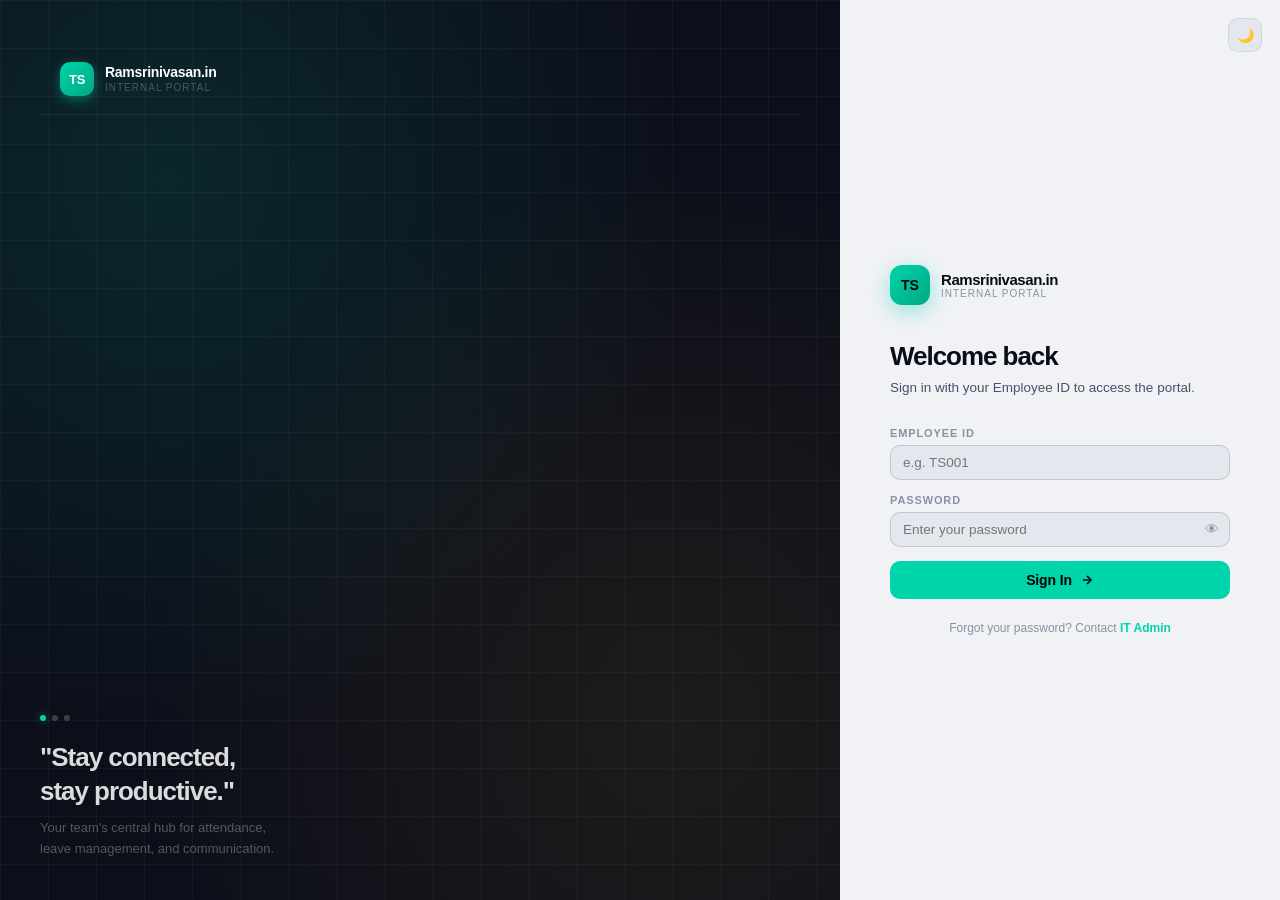
<file: login.html>
<!DOCTYPE html>
<html lang="en">
<head>
  <meta charset="UTF-8">
  <meta name="viewport" content="width=device-width, initial-scale=1.0">
  <title>Sign In · Internal Portal</title>
  <link rel="stylesheet" href="css/style.css">
  <style>
    body { display: flex; min-height: 100vh; }
    .login-left {
      flex: 1; background: var(--bg-sidebar);
      display: flex; flex-direction: column;
      justify-content: space-between; padding: 40px;
      position: relative; overflow: hidden;
    }
    .login-left::before {
      content: ''; position: absolute; inset: 0;
      background: radial-gradient(ellipse at 20% 20%, rgba(0,212,170,0.12) 0%, transparent 55%),
                  radial-gradient(ellipse at 80% 80%, rgba(245,166,35,0.08) 0%, transparent 55%);
    }
    .login-left-grid {
      position: absolute; inset: 0;
      background-image: linear-gradient(rgba(255,255,255,0.03) 1px, transparent 1px),
        linear-gradient(90deg, rgba(255,255,255,0.03) 1px, transparent 1px);
      background-size: 48px 48px;
    }
    .login-left-content { position: relative; z-index: 1; margin-top: auto; }
    .login-left-quote {
      font-family: var(--font-display); font-size: 26px; font-weight: 600;
      color: rgba(255,255,255,0.85); line-height: 1.3; letter-spacing: -0.04em; margin-bottom: 10px;
    }
    .login-left-sub { font-size: 13px; color: rgba(255,255,255,0.3); line-height: 1.6; }
    .login-left-dots { display: flex; gap: 6px; margin-bottom: 20px; }
    .login-left-dots span { width: 6px; height: 6px; border-radius: 50%; background: rgba(255,255,255,0.2); }
    .login-left-dots span:first-child { background: var(--accent); box-shadow: 0 0 10px rgba(0,212,170,.6); }
    .login-right {
      width: 440px; flex-shrink: 0;
      display: flex; align-items: center; justify-content: center;
      padding: 48px 44px; background: var(--bg-primary); position: relative;
    }
    .login-form-inner { width: 100%; max-width: 340px; }
    .login-logo-wrap { display: flex; align-items: center; gap: 11px; margin-bottom: 36px; }
    .login-logo-icon {
      width: 40px; height: 40px;
      background: linear-gradient(135deg, var(--accent), #00a884);
      border-radius: 12px; display: flex; align-items: center; justify-content: center;
      font-family: var(--font-display); font-weight: 700; font-size: 14px; color: #000;
      box-shadow: 0 6px 20px rgba(0,212,170,.4);
    }
    .login-logo-name { font-family: var(--font-display); font-size: 15px; font-weight: 700; letter-spacing: -0.03em; }
    .login-logo-name span { display: block; font-size: 10px; font-weight: 400; color: var(--text-muted); font-family: var(--font-body); text-transform: uppercase; letter-spacing: .1em; }
    .login-heading { font-family: var(--font-display); font-size: 26px; font-weight: 700; letter-spacing: -0.04em; margin-bottom: 6px; }
    .login-sub { font-size: 13.5px; color: var(--text-secondary); margin-bottom: 28px; line-height: 1.5; }
    .error-msg { background: var(--danger-soft); color: var(--danger); font-size: 12.5px; padding: 10px 13px; border-radius: var(--radius-sm); margin-bottom: 14px; display: none; border: 1px solid rgba(255,77,106,.2); }
    .error-msg.show { display: block; }
    .form-input-wrap { position: relative; }
    .toggle-pass { position: absolute; right: 11px; top: 50%; transform: translateY(-50%); background: none; border: none; cursor: pointer; color: var(--text-muted); font-size: 14px; transition: var(--transition); }
    .toggle-pass:hover { color: var(--accent); }
    .login-btn {
      width: 100%; padding: 11px 20px; border-radius: var(--radius-sm);
      background: var(--accent); color: #000; font-size: 14px; font-weight: 700;
      font-family: var(--font-body); cursor: pointer; border: none;
      display: flex; align-items: center; justify-content: center; gap: 8px;
      transition: var(--transition); letter-spacing: -0.01em; margin-top: 4px;
    }
    .login-btn:hover { background: var(--accent-hover); box-shadow: var(--accent-glow); transform: translateY(-1px); }
    .login-btn:disabled { opacity: .5; cursor: not-allowed; transform: none; }
    .login-footer { text-align: center; font-size: 12px; color: var(--text-muted); margin-top: 22px; }
    .login-footer a { color: var(--accent); font-weight: 600; }
    .theme-toggle-fixed { position: fixed; top: 18px; right: 18px; z-index: 10; }
    @media(max-width:768px) { .login-left { display: none !important; } .login-right { width: 100%; } }
  </style>
</head>
<body>
  <button class="theme-toggle theme-toggle-fixed" onclick="Theme.toggle()">🌙</button>

  <div class="login-left" id="loginLeft">
    <div class="login-left-grid"></div>
    <div class="sidebar-brand" style="position:relative;z-index:1">
      <div class="sidebar-logo">TS</div>
      <div class="sidebar-brand-text">Ramsrinivasan.in <span>Internal Portal</span></div>
    </div>
    <div class="login-left-content">
      <div class="login-left-dots"><span></span><span></span><span></span></div>
      <div class="login-left-quote">"Stay connected,<br>stay productive."</div>
      <div class="login-left-sub">Your team's central hub for attendance,<br>leave management, and communication.</div>
    </div>
  </div>

  <div class="login-right">
    <div class="login-form-inner animate-in">
      <div class="login-logo-wrap">
        <div class="login-logo-icon">TS</div>
        <div class="login-logo-name">Ramsrinivasan.in <span>Internal Portal</span></div>
      </div>
      <h1 class="login-heading">Welcome back</h1>
      <p class="login-sub">Sign in with your Employee ID to access the portal.</p>
      <div id="errorMsg" class="error-msg"></div>
      <div class="form-group">
        <label class="form-label">Employee ID</label>
        <input type="text" id="empId" class="form-input" placeholder="e.g. TS001" autocomplete="username">
      </div>
      <div class="form-group">
        <label class="form-label">Password</label>
        <div class="form-input-wrap">
          <input type="password" id="password" class="form-input" placeholder="Enter your password" autocomplete="current-password" style="padding-right:38px">
          <button class="toggle-pass" type="button" onclick="togglePass()">👁</button>
        </div>
      </div>
      <button class="login-btn" onclick="handleLogin()" id="loginBtn">
        Sign In
        <svg viewBox="0 0 24 24" fill="none" stroke="currentColor" stroke-width="2.5" style="width:14px;height:14px"><line x1="5" y1="12" x2="19" y2="12"/><polyline points="12 5 19 12 12 19"/></svg>
      </button>
      <div class="login-footer">Forgot your password? Contact <a href="mailto:admin@company.com">IT Admin</a></div>
    </div>
  </div>

  <script src="js/app.js"></script>
  <script>
    if (Auth.isLoggedIn()) window.location.href = '/tradesala-internal/index.html';
    function togglePass() { const i = document.getElementById('password'); i.type = i.type === 'password' ? 'text' : 'password'; }
    async function handleLogin() {
      const empId = document.getElementById('empId').value.trim();
      const password = document.getElementById('password').value;
      const err = document.getElementById('errorMsg');
      const btn = document.getElementById('loginBtn');
      err.classList.remove('show');
      if (!empId || !password) { err.textContent = 'Please enter your Employee ID and password.'; err.classList.add('show'); return; }
      btn.textContent = 'Signing in…'; btn.disabled = true;
      const res = await API.post('/auth/login', { employee_id: empId, password });
      if (res.ok && res.data.token) {
        Auth.setSession(res.data.token, res.data.user);
        setTimeout(() => window.location.href = '/tradesala-internal/index.html', 300);
      } else {
        err.textContent = res.data.error || 'Invalid Employee ID or password.';
        err.classList.add('show');
        btn.innerHTML = 'Sign In <svg viewBox="0 0 24 24" fill="none" stroke="currentColor" stroke-width="2.5" style="width:14px;height:14px"><line x1="5" y1="12" x2="19" y2="12"/><polyline points="12 5 19 12 12 19"/></svg>';
        btn.disabled = false;
      }
    }
    document.addEventListener('keydown', (e) => { if (e.key === 'Enter') handleLogin(); });
  </script>
</body>
</html>
</file>
<file: css/style.css>
@import url('https://api.fontshare.com/v2/css?f[]=clash-display@400,500,600,700&f[]=cabinet-grotesk@300,400,500,700,800&display=swap');

/* ═══════════════════════════════════════════════════════════════
   TRADESALA INTERNAL — REFINED EDITORIAL DESIGN SYSTEM
   Aesthetic: Premium Fintech / Editorial Dark
   ═══════════════════════════════════════════════════════════════ */

:root {
  --font-display: 'Clash Display', sans-serif;
  --font-body: 'Cabinet Grotesk', sans-serif;

  /* ── LIGHT THEME ── */
  --bg-primary:    #F0F2F5;
  --bg-secondary:  #E4E8EE;
  --bg-card:       #FFFFFF;
  --bg-sidebar:    #0C0F1A;
  --bg-sidebar-hover: rgba(255,255,255,0.06);
  --bg-sidebar-active: rgba(0,212,170,0.12);

  --text-primary:   #0A0D18;
  --text-secondary: #4A5068;
  --text-muted:     #8892A4;
  --text-sidebar:   rgba(255,255,255,0.5);
  --text-sidebar-active: #FFFFFF;

  /* Teal accent — the unforgettable element */
  --accent:         #00D4AA;
  --accent-hover:   #00B894;
  --accent-soft:    rgba(0,212,170,0.1);
  --accent-glow:    0 0 20px rgba(0,212,170,0.35);

  /* Amber secondary */
  --accent-2:       #F5A623;
  --accent-2-soft:  rgba(245,166,35,0.1);

  --success:        #00C97A;
  --success-soft:   rgba(0,201,122,0.1);
  --warning:        #F5A623;
  --warning-soft:   rgba(245,166,35,0.1);
  --danger:         #FF4D6A;
  --danger-soft:    rgba(255,77,106,0.1);

  --border:         rgba(0,0,0,0.08);
  --border-strong:  rgba(0,0,0,0.14);
  --border-sidebar: rgba(255,255,255,0.07);

  --shadow-sm:  0 1px 4px rgba(0,0,0,0.06), 0 1px 2px rgba(0,0,0,0.04);
  --shadow-md:  0 4px 20px rgba(0,0,0,0.08), 0 2px 8px rgba(0,0,0,0.04);
  --shadow-lg:  0 16px 48px rgba(0,0,0,0.12), 0 4px 16px rgba(0,0,0,0.06);
  --shadow-xl:  0 32px 80px rgba(0,0,0,0.16);

  --radius-xs:  6px;
  --radius-sm:  10px;
  --radius-md:  14px;
  --radius-lg:  18px;
  --radius-xl:  26px;
  --radius-2xl: 36px;

  --sidebar-width: 248px;
  --topbar-height: 60px;
  --transition: all 0.22s cubic-bezier(0.4, 0, 0.2, 1);
  --transition-spring: all 0.35s cubic-bezier(0.34, 1.56, 0.64, 1);
}

/* ── DARK THEME ─────────────────────────────────────────────────── */
[data-theme="dark"] {
  --bg-primary:    #080B12;
  --bg-secondary:  #0E1220;
  --bg-card:       rgba(255,255,255,0.04);
  --bg-sidebar:    #060810;

  --text-primary:   #E8EDF5;
  --text-secondary: #7A85A0;
  --text-muted:     #3E4660;

  --accent-soft:    rgba(0,212,170,0.08);
  --accent-2-soft:  rgba(245,166,35,0.08);
  --success-soft:   rgba(0,201,122,0.08);
  --warning-soft:   rgba(245,166,35,0.08);
  --danger-soft:    rgba(255,77,106,0.08);

  --border:         rgba(255,255,255,0.06);
  --border-strong:  rgba(255,255,255,0.1);

  --shadow-sm:  0 1px 4px rgba(0,0,0,0.4);
  --shadow-md:  0 4px 20px rgba(0,0,0,0.5);
  --shadow-lg:  0 16px 48px rgba(0,0,0,0.6);
  --shadow-xl:  0 32px 80px rgba(0,0,0,0.7);
}

*,*::before,*::after{box-sizing:border-box;margin:0;padding:0}
html{font-size:15px;scroll-behavior:smooth}

body {
  font-family: var(--font-body);
  background: var(--bg-primary);
  color: var(--text-primary);
  min-height: 100vh;
  transition: background .3s ease, color .3s ease;
  -webkit-font-smoothing: antialiased;
  -moz-osx-font-smoothing: grayscale;
}

/* Grain texture overlay for depth */
body::before {
  content: '';
  position: fixed; inset: 0; z-index: 0;
  pointer-events: none;
  opacity: 0.025;
  background-image: url("data:image/svg+xml,%3Csvg viewBox='0 0 256 256' xmlns='http://www.w3.org/2000/svg'%3E%3Cfilter id='noise'%3E%3CfeTurbulence type='fractalNoise' baseFrequency='0.9' numOctaves='4' stitchTiles='stitch'/%3E%3C/filter%3E%3Crect width='100%25' height='100%25' filter='url(%23noise)'/%3E%3C/svg%3E");
  background-size: 128px;
}

a{text-decoration:none;color:inherit}
img{max-width:100%;display:block}
button{cursor:pointer;border:none;background:none;font-family:var(--font-body)}
input,textarea,select{font-family:var(--font-body)}
::-webkit-scrollbar{width:4px;height:4px}
::-webkit-scrollbar-track{background:transparent}
::-webkit-scrollbar-thumb{background:var(--border-strong);border-radius:99px}
::-webkit-scrollbar-thumb:hover{background:var(--text-muted)}

/* ══ LAYOUT ══════════════════════════════════════════════════════ */
.app-layout{display:flex;min-height:100vh;position:relative;z-index:1}

/* ══ SIDEBAR ═════════════════════════════════════════════════════ */
.sidebar {
  width: var(--sidebar-width);
  background: var(--bg-sidebar);
  height: 100vh;
  position: fixed;
  left: 0; top: 0;
  display: flex;
  flex-direction: column;
  z-index: 100;
  overflow: hidden;
  border-right: 1px solid var(--border-sidebar);
}

/* Sidebar ambient glow */
.sidebar::after {
  content: '';
  position: absolute;
  bottom: 0; left: 0; right: 0;
  height: 200px;
  background: radial-gradient(ellipse at 50% 100%, rgba(0,212,170,0.06) 0%, transparent 70%);
  pointer-events: none;
}

.sidebar-brand {
  padding: 22px 20px 18px;
  border-bottom: 1px solid var(--border-sidebar);
  display: flex;
  align-items: center;
  gap: 11px;
}

.sidebar-logo {
  width: 34px; height: 34px;
  background: linear-gradient(135deg, var(--accent) 0%, #00a884 100%);
  border-radius: 10px;
  display: flex; align-items: center; justify-content: center;
  font-family: var(--font-display);
  font-weight: 700;
  font-size: 13px;
  color: #fff;
  flex-shrink: 0;
  box-shadow: 0 4px 12px rgba(0,212,170,0.4);
  letter-spacing: -0.02em;
}

.sidebar-brand-text {
  font-family: var(--font-display);
  font-weight: 600;
  font-size: 14px;
  color: #fff;
  line-height: 1.2;
  letter-spacing: -0.02em;
}
.sidebar-brand-text span {
  display: block;
  font-size: 10px;
  font-weight: 400;
  color: rgba(255,255,255,0.25);
  font-family: var(--font-body);
  text-transform: uppercase;
  letter-spacing: 0.1em;
  margin-top: 1px;
}

.sidebar-nav {
  flex: 1;
  padding: 16px 10px;
  overflow-y: auto;
  display: flex;
  flex-direction: column;
  gap: 1px;
}

.nav-label {
  font-size: 9px;
  font-weight: 700;
  letter-spacing: 0.16em;
  text-transform: uppercase;
  color: rgba(255,255,255,0.18);
  padding: 14px 10px 6px;
  font-family: var(--font-body);
}

.nav-item {
  display: flex;
  align-items: center;
  gap: 10px;
  padding: 9px 11px;
  border-radius: var(--radius-sm);
  color: var(--text-sidebar);
  font-size: 13px;
  font-weight: 500;
  transition: var(--transition);
  position: relative;
  cursor: pointer;
  letter-spacing: -0.01em;
}

.nav-item:hover {
  background: var(--bg-sidebar-hover);
  color: rgba(255,255,255,0.85);
}

.nav-item.active {
  background: var(--bg-sidebar-active);
  color: #fff;
}

.nav-item.active::before {
  content: '';
  position: absolute;
  left: 0; top: 50%;
  transform: translateY(-50%);
  width: 2.5px;
  height: 50%;
  background: var(--accent);
  border-radius: 0 2px 2px 0;
  box-shadow: 0 0 8px rgba(0,212,170,0.6);
}

.nav-item svg {
  width: 15px; height: 15px;
  flex-shrink: 0;
  opacity: 0.6;
  transition: var(--transition);
}
.nav-item.active svg, .nav-item:hover svg { opacity: 1; }
.nav-item.active svg { color: var(--accent); }

.nav-badge {
  margin-left: auto;
  background: var(--accent);
  color: #000;
  font-size: 9.5px;
  font-weight: 700;
  padding: 2px 6px;
  border-radius: 99px;
}

.sidebar-footer {
  padding: 10px;
  border-top: 1px solid var(--border-sidebar);
  position: relative;
  z-index: 1;
}

.sidebar-user {
  display: flex;
  align-items: center;
  gap: 10px;
  padding: 9px 10px;
  border-radius: var(--radius-sm);
  transition: var(--transition);
  cursor: pointer;
}
.sidebar-user:hover { background: var(--bg-sidebar-hover); }

.avatar {
  width: 32px; height: 32px;
  border-radius: 50%;
  background: linear-gradient(135deg, var(--accent) 0%, #0096d4 100%);
  display: flex; align-items: center; justify-content: center;
  font-weight: 700;
  font-size: 11px;
  color: #fff;
  flex-shrink: 0;
  font-family: var(--font-display);
  letter-spacing: -0.02em;
}
.avatar.lg { width: 42px; height: 42px; font-size: 15px; }
.avatar.xl { width: 60px; height: 60px; font-size: 20px; }

.sidebar-user-name {
  font-size: 12px;
  font-weight: 600;
  color: rgba(255,255,255,0.85);
  white-space: nowrap;
  overflow: hidden;
  text-overflow: ellipsis;
  letter-spacing: -0.01em;
}
.sidebar-user-id { font-size: 10px; color: rgba(255,255,255,0.28); margin-top: 1px; }

/* ══ MAIN ════════════════════════════════════════════════════════ */
.main-content {
  margin-left: var(--sidebar-width);
  flex: 1;
  display: flex;
  flex-direction: column;
  min-height: 100vh;
  position: relative;
  z-index: 1;
}

.topbar {
  height: var(--topbar-height);
  background: var(--bg-card);
  border-bottom: 1px solid var(--border);
  display: flex;
  align-items: center;
  padding: 0 28px;
  gap: 12px;
  position: sticky;
  top: 0;
  z-index: 50;
  transition: background .3s, border-color .3s;
  backdrop-filter: blur(12px);
  -webkit-backdrop-filter: blur(12px);
}

[data-theme="dark"] .topbar {
  background: rgba(8, 11, 18, 0.85);
}

.topbar-title {
  font-family: var(--font-display);
  font-size: 17px;
  font-weight: 600;
  flex: 1;
  letter-spacing: -0.03em;
}

.topbar-actions { display: flex; align-items: center; gap: 8px; }

.topbar-profile {
  display: flex;
  align-items: center;
  gap: 9px;
  padding: 5px 12px 5px 5px;
  border-radius: 99px;
  border: 1px solid var(--border);
  background: var(--bg-secondary);
  cursor: pointer;
  transition: var(--transition);
}
.topbar-profile:hover {
  border-color: var(--accent);
  box-shadow: 0 0 0 3px var(--accent-soft);
}
.topbar-profile-name { font-size: 13px; font-weight: 600; letter-spacing: -0.02em; }
.topbar-profile-id { font-size: 10.5px; color: var(--text-muted); }

.theme-toggle {
  width: 34px; height: 34px;
  border-radius: var(--radius-sm);
  border: 1px solid var(--border);
  background: var(--bg-secondary);
  display: flex; align-items: center; justify-content: center;
  color: var(--text-secondary);
  transition: var(--transition);
  font-size: 14px;
}
.theme-toggle:hover { border-color: var(--accent); box-shadow: 0 0 0 3px var(--accent-soft); }

.notif-btn {
  width: 34px; height: 34px;
  border-radius: var(--radius-sm);
  border: 1px solid var(--border);
  background: var(--bg-secondary);
  display: flex; align-items: center; justify-content: center;
  color: var(--text-secondary);
  transition: var(--transition);
  position: relative;
}
.notif-btn:hover { border-color: var(--accent); }
.notif-dot {
  position: absolute; top: 7px; right: 7px;
  width: 6px; height: 6px;
  background: var(--accent);
  border-radius: 50%;
  border: 1.5px solid var(--bg-card);
  box-shadow: 0 0 6px rgba(0,212,170,0.8);
}

.page-content { flex: 1; padding: 28px; }
.page-header { margin-bottom: 24px; }
.page-header h1 {
  font-family: var(--font-display);
  font-size: 24px;
  font-weight: 700;
  margin-bottom: 4px;
  letter-spacing: -0.04em;
}
.page-header p { color: var(--text-secondary); font-size: 13.5px; }

/* ══ CARDS ═══════════════════════════════════════════════════════ */
.card {
  background: var(--bg-card);
  border: 1px solid var(--border);
  border-radius: var(--radius-lg);
  padding: 20px;
  box-shadow: var(--shadow-sm);
  transition: background .3s, border-color .3s, box-shadow .3s;
  position: relative;
  overflow: hidden;
}

[data-theme="dark"] .card {
  background: rgba(255,255,255,0.03);
  backdrop-filter: blur(10px);
  -webkit-backdrop-filter: blur(10px);
}

.card:hover { box-shadow: var(--shadow-md); }

.card-header {
  display: flex; align-items: center; justify-content: space-between;
  margin-bottom: 16px;
}
.card-title {
  font-size: 10.5px;
  font-weight: 700;
  text-transform: uppercase;
  letter-spacing: 0.1em;
  color: var(--text-muted);
  font-family: var(--font-body);
}

/* ── STAT CARDS ── */
.stat-grid {
  display: grid;
  grid-template-columns: repeat(auto-fill, minmax(165px, 1fr));
  gap: 12px;
  margin-bottom: 20px;
}

.stat-card {
  background: var(--bg-card);
  border: 1px solid var(--border);
  border-radius: var(--radius-lg);
  padding: 18px 18px 16px;
  box-shadow: var(--shadow-sm);
  transition: var(--transition);
  position: relative;
  overflow: hidden;
}

[data-theme="dark"] .stat-card {
  background: rgba(255,255,255,0.03);
  backdrop-filter: blur(10px);
}

.stat-card:hover {
  transform: translateY(-2px);
  box-shadow: var(--shadow-md);
  border-color: var(--border-strong);
}

.stat-icon {
  width: 34px; height: 34px;
  border-radius: var(--radius-xs);
  display: flex; align-items: center; justify-content: center;
  font-size: 15px;
  margin-bottom: 14px;
}
.stat-icon.orange { background: var(--accent-soft); }
.stat-icon.blue { background: var(--accent-2-soft); }
.stat-icon.green { background: var(--success-soft); }
.stat-icon.yellow { background: var(--warning-soft); }

.stat-value {
  font-family: var(--font-display);
  font-size: 30px;
  font-weight: 700;
  line-height: 1;
  margin-bottom: 5px;
  letter-spacing: -0.04em;
}
.stat-label {
  font-size: 11.5px;
  color: var(--text-muted);
  font-weight: 500;
  letter-spacing: -0.01em;
}

/* ══ BUTTONS ═════════════════════════════════════════════════════ */
.btn {
  display: inline-flex;
  align-items: center;
  gap: 6px;
  padding: 8px 15px;
  border-radius: var(--radius-sm);
  font-size: 13px;
  font-weight: 600;
  transition: var(--transition);
  white-space: nowrap;
  font-family: var(--font-body);
  cursor: pointer;
  border: none;
  letter-spacing: -0.01em;
}
.btn svg { width: 13px; height: 13px; }

.btn-primary {
  background: var(--accent);
  color: #000;
  font-weight: 700;
}
.btn-primary:hover {
  background: var(--accent-hover);
  box-shadow: var(--accent-glow);
  transform: translateY(-1px);
}

.btn-secondary {
  background: var(--bg-secondary);
  color: var(--text-primary);
  border: 1px solid var(--border);
}
.btn-secondary:hover {
  border-color: var(--accent);
  color: var(--accent);
}

.btn-success {
  background: var(--success);
  color: #000;
  font-weight: 700;
}
.btn-success:hover {
  background: #00b06b;
  box-shadow: 0 4px 14px rgba(0,201,122,0.4);
  transform: translateY(-1px);
}

.btn-danger {
  background: var(--danger);
  color: #fff;
  font-weight: 700;
}
.btn-danger:hover {
  background: #e6314d;
  box-shadow: 0 4px 14px rgba(255,77,106,0.35);
  transform: translateY(-1px);
}

.btn-ghost { color: var(--text-secondary); padding: 6px 10px; }
.btn-ghost:hover { background: var(--bg-secondary); color: var(--text-primary); }
.btn-sm { padding: 5px 10px; font-size: 11.5px; border-radius: var(--radius-xs); }
.btn-lg { padding: 11px 22px; font-size: 14px; border-radius: var(--radius-md); }

/* ══ BADGES ══════════════════════════════════════════════════════ */
.badge {
  display: inline-flex; align-items: center; gap: 4px;
  padding: 3px 8px; border-radius: 99px;
  font-size: 10.5px; font-weight: 700;
  letter-spacing: 0.02em;
}
.badge-success { background: var(--success-soft); color: var(--success); }
.badge-warning { background: var(--warning-soft); color: var(--warning); }
.badge-danger  { background: var(--danger-soft);  color: var(--danger);  }
.badge-info    { background: var(--accent-soft);   color: var(--accent);  }
.badge-neutral { background: var(--bg-secondary);  color: var(--text-secondary); }

/* ══ FORMS ═══════════════════════════════════════════════════════ */
.form-group { margin-bottom: 14px; }
.form-label {
  display: block;
  font-size: 11px;
  font-weight: 700;
  color: var(--text-muted);
  margin-bottom: 6px;
  text-transform: uppercase;
  letter-spacing: 0.08em;
}
.form-input, .form-select, .form-textarea {
  width: 100%;
  padding: 9px 12px;
  border: 1px solid var(--border-strong);
  border-radius: var(--radius-sm);
  background: var(--bg-secondary);
  color: var(--text-primary);
  font-size: 13.5px;
  transition: var(--transition);
  outline: none;
}
.form-input:focus, .form-select:focus, .form-textarea:focus {
  border-color: var(--accent);
  background: var(--bg-card);
  box-shadow: 0 0 0 3px var(--accent-soft);
}
.form-textarea { resize: vertical; min-height: 80px; }
.form-select {
  -webkit-appearance: none; appearance: none;
  background-image: url("data:image/svg+xml,%3Csvg xmlns='http://www.w3.org/2000/svg' width='12' height='12' viewBox='0 0 24 24' fill='none' stroke='%23888' stroke-width='2'%3E%3Cpath d='M6 9l6 6 6-6'/%3E%3C/svg%3E");
  background-repeat: no-repeat;
  background-position: right 11px center;
}

/* ══ TABLE ════════════════════════════════════════════════════════ */
.table-wrapper { overflow-x: auto; }
table { width: 100%; border-collapse: collapse; }
th {
  text-align: left;
  font-size: 10px;
  font-weight: 700;
  text-transform: uppercase;
  letter-spacing: 0.1em;
  color: var(--text-muted);
  padding: 10px 14px;
  border-bottom: 1px solid var(--border);
}
td {
  padding: 10px 14px;
  border-bottom: 1px solid var(--border);
  font-size: 13px;
  vertical-align: middle;
}
tr:last-child td { border-bottom: none; }
tbody tr { transition: background .15s; }
tbody tr:hover td { background: var(--bg-secondary); }

/* ══ MODAL ════════════════════════════════════════════════════════ */
.modal-overlay {
  position: fixed; inset: 0;
  background: rgba(0,0,0,0.6);
  backdrop-filter: blur(8px);
  -webkit-backdrop-filter: blur(8px);
  z-index: 200; display: none;
  align-items: center; justify-content: center;
}
.modal-overlay.open { display: flex; }
.modal {
  background: var(--bg-card);
  border: 1px solid var(--border-strong);
  border-radius: var(--radius-xl);
  padding: 28px;
  width: 90%; max-width: 460px;
  box-shadow: var(--shadow-xl);
  animation: modalIn .25s cubic-bezier(0.34, 1.56, 0.64, 1);
}

[data-theme="dark"] .modal {
  background: #0e1220;
  border-color: rgba(255,255,255,0.1);
}

.modal-title {
  font-family: var(--font-display);
  font-size: 18px; font-weight: 700;
  margin-bottom: 4px;
  letter-spacing: -0.03em;
}
.modal-subtitle { font-size: 13px; color: var(--text-secondary); margin-bottom: 20px; }
.modal-actions { display: flex; gap: 8px; justify-content: flex-end; margin-top: 20px; }

/* ══ TOAST ════════════════════════════════════════════════════════ */
.toast-container {
  position: fixed; bottom: 20px; right: 20px;
  z-index: 300; display: flex; flex-direction: column; gap: 8px;
}
.toast {
  display: flex; align-items: center; gap: 10px;
  background: var(--bg-card);
  border: 1px solid var(--border-strong);
  border-radius: var(--radius-md);
  padding: 11px 15px;
  box-shadow: var(--shadow-lg);
  font-size: 13px; font-weight: 500;
  min-width: 240px;
  animation: toastIn .25s cubic-bezier(0.34, 1.56, 0.64, 1);
  backdrop-filter: blur(10px);
}

[data-theme="dark"] .toast {
  background: rgba(14, 18, 32, 0.95);
}

.toast.success { border-left: 2.5px solid var(--success); }
.toast.error   { border-left: 2.5px solid var(--danger); }
.toast.info    { border-left: 2.5px solid var(--accent); }

/* ══ MISC ════════════════════════════════════════════════════════ */
.grid-2 { display: grid; grid-template-columns: 1fr 1fr; gap: 18px; }
.grid-3 { display: grid; grid-template-columns: 1fr 1fr 1fr; gap: 18px; }
.divider { height: 1px; background: var(--border); margin: 18px 0; }

.empty-state { text-align: center; padding: 48px 24px; color: var(--text-muted); }
.empty-state-icon { font-size: 36px; margin-bottom: 12px; opacity: 0.6; }
.empty-state h3 {
  font-family: var(--font-display);
  font-size: 15px; font-weight: 600;
  color: var(--text-secondary); margin-bottom: 5px;
  letter-spacing: -0.02em;
}
.empty-state p { font-size: 12.5px; }

.progress-bar {
  height: 4px;
  background: var(--bg-secondary);
  border-radius: 99px;
  overflow: hidden;
}
.progress-fill {
  height: 100%; border-radius: 99px;
  transition: width .7s cubic-bezier(0.4, 0, 0.2, 1);
}

.dropdown-wrap { position: relative; }
.dropdown-menu {
  position: absolute; right: 0; top: calc(100% + 6px);
  background: var(--bg-card);
  border: 1px solid var(--border-strong);
  border-radius: var(--radius-md);
  box-shadow: var(--shadow-lg);
  min-width: 155px; z-index: 150; overflow: hidden;
  display: none;
}

[data-theme="dark"] .dropdown-menu { background: #0e1220; }

.dropdown-menu.open { display: block; animation: fadeUp .15s ease; }
.dropdown-item {
  display: flex; align-items: center; gap: 8px;
  padding: 9px 13px; font-size: 12.5px;
  color: var(--text-primary); transition: var(--transition); cursor: pointer;
}
.dropdown-item:hover { background: var(--bg-secondary); }
.dropdown-item.danger { color: var(--danger); }
.dropdown-item svg { width: 13px; height: 13px; opacity: .7; }

/* ══ ANIMATIONS ══════════════════════════════════════════════════ */
@keyframes fadeIn    { from{opacity:0} to{opacity:1} }
@keyframes fadeUp    { from{opacity:0;transform:translateY(6px)} to{opacity:1;transform:translateY(0)} }
@keyframes slideUp   { from{opacity:0;transform:translateY(18px)} to{opacity:1;transform:translateY(0)} }
@keyframes toastIn   { from{opacity:0;transform:translateX(16px) scale(.95)} to{opacity:1;transform:translateX(0) scale(1)} }
@keyframes modalIn   { from{opacity:0;transform:translateY(12px) scale(.97)} to{opacity:1;transform:translateY(0) scale(1)} }
@keyframes glow      { 0%,100%{box-shadow:0 0 8px rgba(0,212,170,.4)} 50%{box-shadow:0 0 20px rgba(0,212,170,.8)} }
@keyframes pulse     { 0%,100%{opacity:1} 50%{opacity:.4} }

.animate-in { animation: slideUp .32s cubic-bezier(0.4, 0, 0.2, 1) both; }

/* ══ RESPONSIVE ══════════════════════════════════════════════════ */

/* Menu toggle button — hidden on desktop, shown on mobile via CSS */
#menuToggle {
  display: none !important;
}

@media(max-width:768px) {
  :root { --sidebar-width: 0px; }

  /* Show hamburger on mobile */
  #menuToggle {
    display: flex !important;
    align-items: center;
    justify-content: center;
    flex-shrink: 0;
    padding: 8px !important;
    min-width: 36px;
    min-height: 36px;
    border-radius: var(--radius-sm);
    color: var(--text-primary);
    transition: background .18s;
  }
  #menuToggle:hover,
  #menuToggle:active {
    background: var(--bg-secondary);
  }
  #menuToggle svg {
    pointer-events: none;
  }

  .sidebar {
    transform: translateX(-248px);
    width: 248px;
    transition: transform .28s cubic-bezier(0.4,0,0.2,1);
    position: fixed;
    top: 0; left: 0;
    height: 100%;
    z-index: 1000;
  }
  .sidebar.open { transform: translateX(0); }

  /* Dark overlay behind open sidebar */
  .sidebar-overlay {
    display: none;
    position: fixed;
    inset: 0;
    background: rgba(0,0,0,0.5);
    z-index: 999;
    backdrop-filter: blur(3px);
    -webkit-backdrop-filter: blur(3px);
  }
  .sidebar-overlay.open { display: block; }

  /* Ensure nav links are tappable and close sidebar on tap */
  .sidebar .nav-item {
    position: relative;
    z-index: 1001;
    pointer-events: auto !important;
    -webkit-tap-highlight-color: rgba(0,212,170,0.15);
    touch-action: manipulation;
    /* Larger tap target on mobile */
    min-height: 46px;
    padding: 12px 14px;
  }

  /* Topbar layout fix: ensure hamburger + title don't overflow */
  .topbar {
    padding: 0 12px;
    gap: 8px;
  }
  .topbar-title {
    font-size: 15px;
    /* Truncate long titles gracefully */
    white-space: nowrap;
    overflow: hidden;
    text-overflow: ellipsis;
    min-width: 0;
  }
  .topbar-actions {
    gap: 4px;
    flex-shrink: 0;
  }
  /* Hide the profile name text on small screens, keep avatar */
  .topbar-profile-info {
    display: none;
  }

  .main-content { margin-left: 0; }
  .grid-2, .grid-3 { grid-template-columns: 1fr; }
  .page-content { padding: 16px; }
}

/* Extra small screens */
@media(max-width:400px) {
  .topbar { padding: 0 8px; gap: 6px; }
  .page-content { padding: 12px; }
  .notif-btn { padding: 6px; }
  .theme-toggle { padding: 6px; font-size: 14px; }
}

/* ══ TASKS MODULE ════════════════════════════════════════════════ */
.kanban-board { display: grid; grid-template-columns: repeat(4,1fr); gap: 14px; align-items: start; }
.kanban-col { background: var(--bg-secondary); border-radius: var(--radius-md); padding: 12px; min-height: 200px; }
.kanban-col-header { display: flex; align-items: center; justify-content: space-between; margin-bottom: 12px; font-size: 12px; font-weight: 700; text-transform: uppercase; letter-spacing: 0.07em; color: var(--text-muted); }
.kanban-col-count { background: var(--bg-card); border: 1px solid var(--border); border-radius: 100px; padding: 1px 8px; font-size: 11px; font-weight: 700; }
.kanban-card { background: var(--bg-card); border: 1px solid var(--border); border-radius: var(--radius-sm); padding: 12px; margin-bottom: 8px; cursor: pointer; transition: var(--transition); }
.kanban-card:hover { border-color: var(--accent); box-shadow: var(--shadow-sm); transform: translateY(-1px); }
.kanban-card-title { font-size: 13px; font-weight: 600; margin-bottom: 8px; line-height: 1.35; }
.kanban-card-meta { display: flex; align-items: center; gap: 6px; flex-wrap: wrap; }
.priority-badge { font-size: 10px; font-weight: 700; padding: 2px 7px; border-radius: 100px; text-transform: uppercase; letter-spacing: 0.04em; }
.priority-high   { background: var(--danger-soft); color: var(--danger); }
.priority-medium { background: var(--warning-soft); color: var(--warning); }
.priority-low    { background: var(--success-soft); color: var(--success); }
.status-badge { font-size: 10px; font-weight: 700; padding: 2px 8px; border-radius: 100px; text-transform: uppercase; letter-spacing: 0.04em; }
.status-todo      { background: var(--bg-secondary); color: var(--text-muted); border: 1px solid var(--border); }
.status-inprogress { background: rgba(79,142,247,0.12); color: #4F8EF7; }
.status-completed  { background: var(--success-soft); color: var(--success); }
.status-blocked    { background: var(--danger-soft); color: var(--danger); }
.task-due { font-size: 10.5px; color: var(--text-muted); }
.task-due.overdue { color: var(--danger); font-weight: 600; }
.task-assignees { display: flex; gap: -4px; }
.task-assignee-chip { width: 20px; height: 20px; border-radius: 50%; background: var(--accent-soft); border: 1.5px solid var(--bg-card); display: flex; align-items: center; justify-content: center; font-size: 8px; font-weight: 700; color: var(--accent); margin-left: -4px; }
.task-assignee-chip:first-child { margin-left: 0; }

/* ══ CALENDAR MODULE ═════════════════════════════════════════════ */
.calendar-grid { display: grid; grid-template-columns: repeat(7,1fr); gap: 1px; background: var(--border); border-radius: var(--radius-md); overflow: hidden; }
.calendar-day-label { background: var(--bg-secondary); text-align: center; padding: 8px 4px; font-size: 11px; font-weight: 700; text-transform: uppercase; letter-spacing: 0.06em; color: var(--text-muted); }
.calendar-cell { background: var(--bg-card); min-height: 80px; padding: 6px; cursor: pointer; transition: background .15s; position: relative; }
.calendar-cell:hover { background: var(--bg-secondary); }
.calendar-cell.today .cal-day-num { background: var(--accent); color: #000; border-radius: 50%; width: 22px; height: 22px; display: flex; align-items: center; justify-content: center; font-weight: 700; }
.calendar-cell.other-month { opacity: 0.35; }
.cal-day-num { font-size: 12px; font-weight: 600; margin-bottom: 4px; width: 22px; height: 22px; display: flex; align-items: center; justify-content: center; }
.cal-event { font-size: 10px; font-weight: 600; padding: 2px 5px; border-radius: 3px; margin-bottom: 2px; white-space: nowrap; overflow: hidden; text-overflow: ellipsis; }
.cal-event.company { background: var(--accent-soft); color: var(--accent); }
.cal-event.personal { background: rgba(79,142,247,0.12); color: #4F8EF7; }
.cal-event.holiday  { background: var(--warning-soft); color: var(--warning); }
.cal-event.meeting  { background: rgba(160,100,255,0.12); color: #a064ff; }
.cal-more { font-size: 10px; color: var(--text-muted); padding: 1px 5px; }

/* ══ QUERIES MODULE ══════════════════════════════════════════════ */
.query-item { display: grid; grid-template-columns: auto 1fr auto; align-items: start; gap: 12px; padding: 14px; background: var(--bg-card); border: 1px solid var(--border); border-radius: var(--radius-md); margin-bottom: 8px; transition: var(--transition); }
.query-item:hover { border-color: var(--accent); box-shadow: var(--shadow-sm); }
.query-id { font-size: 10.5px; font-weight: 700; color: var(--text-muted); white-space: nowrap; }
.query-title { font-size: 13.5px; font-weight: 600; margin-bottom: 4px; }
.query-meta { display: flex; gap: 8px; align-items: center; flex-wrap: wrap; }
.query-dept { font-size: 11px; background: var(--bg-secondary); border: 1px solid var(--border); border-radius: 100px; padding: 2px 8px; color: var(--text-muted); }
.status-open       { background: rgba(79,142,247,0.12); color: #4F8EF7; }
.status-waiting    { background: var(--warning-soft); color: var(--warning); }
.status-resolved   { background: var(--success-soft); color: var(--success); }
.status-closed     { background: var(--bg-secondary); color: var(--text-muted); border: 1px solid var(--border); }

/* ══ NOTIFICATIONS ═══════════════════════════════════════════════ */
.notif-panel { position: absolute; right: 0; top: calc(100% + 8px); width: 340px; background: var(--bg-card); border: 1px solid var(--border); border-radius: var(--radius-lg); box-shadow: var(--shadow-xl); z-index: 200; overflow: hidden; }
.notif-panel-header { padding: 14px 16px; border-bottom: 1px solid var(--border); display: flex; align-items: center; justify-content: space-between; }
.notif-panel-title { font-size: 13px; font-weight: 700; }
.notif-list { max-height: 340px; overflow-y: auto; }
.notif-item { display: flex; gap: 10px; padding: 11px 16px; border-bottom: 1px solid var(--border); cursor: pointer; transition: background .15s; }
.notif-item:hover { background: var(--bg-secondary); }
.notif-item.unread { background: var(--accent-soft); }
.notif-item.unread:hover { background: rgba(0,212,170,0.15); }
.notif-icon { width: 32px; height: 32px; border-radius: var(--radius-sm); background: var(--bg-secondary); border: 1px solid var(--border); display: flex; align-items: center; justify-content: center; font-size: 14px; flex-shrink: 0; }
.notif-text { font-size: 12.5px; line-height: 1.4; }
.notif-time { font-size: 11px; color: var(--text-muted); margin-top: 3px; }
.notif-badge { background: var(--danger); color: #fff; border-radius: 100px; font-size: 10px; font-weight: 700; padding: 1px 6px; min-width: 18px; text-align: center; }
.notif-btn-wrap { position: relative; }

/* ══ REPORTS ═════════════════════════════════════════════════════ */
.report-filter-bar { display: flex; gap: 10px; align-items: center; flex-wrap: wrap; margin-bottom: 20px; }
.chart-placeholder { background: var(--bg-secondary); border-radius: var(--radius-md); height: 180px; display: flex; align-items: center; justify-content: center; color: var(--text-muted); font-size: 13px; border: 1px dashed var(--border-strong); }
.metric-row { display: grid; grid-template-columns: repeat(auto-fill, minmax(140px,1fr)); gap: 12px; margin-bottom: 16px; }
.metric-box { background: var(--bg-card); border: 1px solid var(--border); border-radius: var(--radius-md); padding: 14px; text-align: center; }
.metric-box-val { font-family: var(--font-display); font-size: 28px; font-weight: 700; letter-spacing: -0.03em; }
.metric-box-label { font-size: 11px; color: var(--text-muted); font-weight: 600; margin-top: 4px; text-transform: uppercase; letter-spacing: 0.06em; }

/* ══ EMPLOYEE PROFILE ════════════════════════════════════════════ */
.profile-hero { background: linear-gradient(135deg, #080B12 0%, #081e2e 100%); border-radius: var(--radius-lg); padding: 28px; color: white; display: flex; align-items: center; gap: 20px; margin-bottom: 20px; position: relative; overflow: hidden; border: 1px solid rgba(0,212,170,0.15); }
.profile-hero::before { content: ''; position: absolute; right: -60px; top: -60px; width: 240px; height: 240px; background: radial-gradient(circle, rgba(0,212,170,0.1) 0%, transparent 65%); border-radius: 50%; pointer-events: none; }
.profile-avatar-lg { width: 72px; height: 72px; border-radius: var(--radius-lg); background: var(--accent-soft); border: 2px solid rgba(0,212,170,0.4); display: flex; align-items: center; justify-content: center; font-family: var(--font-display); font-size: 24px; font-weight: 700; color: var(--accent); flex-shrink: 0; }
.profile-hero-name { font-family: var(--font-display); font-size: 22px; font-weight: 700; letter-spacing: -0.03em; }
.profile-hero-role { font-size: 12.5px; color: rgba(255,255,255,0.45); margin-top: 3px; }
.profile-hero-badges { display: flex; gap: 8px; margin-top: 10px; flex-wrap: wrap; }
.profile-detail-grid { display: grid; grid-template-columns: 1fr 1fr; gap: 14px; }
.profile-field { background: var(--bg-secondary); border-radius: var(--radius-sm); padding: 12px 14px; }
.profile-field-label { font-size: 10.5px; font-weight: 700; text-transform: uppercase; letter-spacing: 0.07em; color: var(--text-muted); margin-bottom: 4px; }
.profile-field-val { font-size: 13.5px; font-weight: 600; }
.doc-item { display: flex; align-items: center; gap: 12px; padding: 11px 14px; background: var(--bg-secondary); border-radius: var(--radius-sm); margin-bottom: 8px; }
.doc-icon { width: 36px; height: 36px; border-radius: var(--radius-sm); background: var(--accent-soft); border: 1px solid rgba(0,212,170,0.2); display: flex; align-items: center; justify-content: center; font-size: 16px; flex-shrink: 0; }
.doc-name { font-size: 13px; font-weight: 600; }
.doc-meta { font-size: 11px; color: var(--text-muted); margin-top: 2px; }

/* ══ TABS ═════════════════════════════════════════════════════════ */
.tab-bar { display: flex; gap: 2px; background: var(--bg-secondary); border-radius: var(--radius-sm); padding: 3px; margin-bottom: 18px; flex-wrap: wrap; }
.tab-btn { flex: 1; min-width: max-content; padding: 7px 14px; border-radius: calc(var(--radius-sm) - 2px); font-size: 12.5px; font-weight: 600; color: var(--text-muted); cursor: pointer; transition: var(--transition); border: none; background: none; font-family: var(--font-body); white-space: nowrap; }
.tab-btn.active { background: var(--bg-card); color: var(--text-primary); box-shadow: var(--shadow-sm); }
.tab-pane { display: none; }
.tab-pane.active { display: block; }

/* ══ COMMENT THREAD ══════════════════════════════════════════════ */
.comment-list { display: flex; flex-direction: column; gap: 10px; }
.comment-item { display: flex; gap: 10px; }
.comment-bubble { flex: 1; background: var(--bg-secondary); border-radius: var(--radius-sm); padding: 10px 12px; }
.comment-author { font-size: 12px; font-weight: 700; margin-bottom: 3px; }
.comment-text { font-size: 13px; line-height: 1.45; }
.comment-time { font-size: 10.5px; color: var(--text-muted); margin-top: 4px; }
.comment-input-row { display: flex; gap: 8px; margin-top: 12px; }

/* ══ EMPTY STATE ══════════════════════════════════════════════════ */
.empty-state { text-align: center; padding: 48px 20px; }
.empty-state-icon { font-size: 36px; opacity: 0.35; margin-bottom: 12px; }
.empty-state h3 { font-family: var(--font-display); font-size: 16px; font-weight: 700; margin-bottom: 6px; letter-spacing: -0.02em; }
.empty-state p { font-size: 13px; color: var(--text-muted); }

/* ══ RESPONSIVE additions ════════════════════════════════════════ */
@media(max-width:768px) {
  .kanban-board { grid-template-columns: 1fr; }
  .profile-detail-grid { grid-template-columns: 1fr; }
  .feed-layout { grid-template-columns: 1fr !important; }
  .notif-panel { width: 300px; right: -40px; }
  .calendar-cell { min-height: 54px; }
  .report-filter-bar { flex-direction: column; align-items: stretch; }
  .tab-btn { flex: none; }
}
</file>
